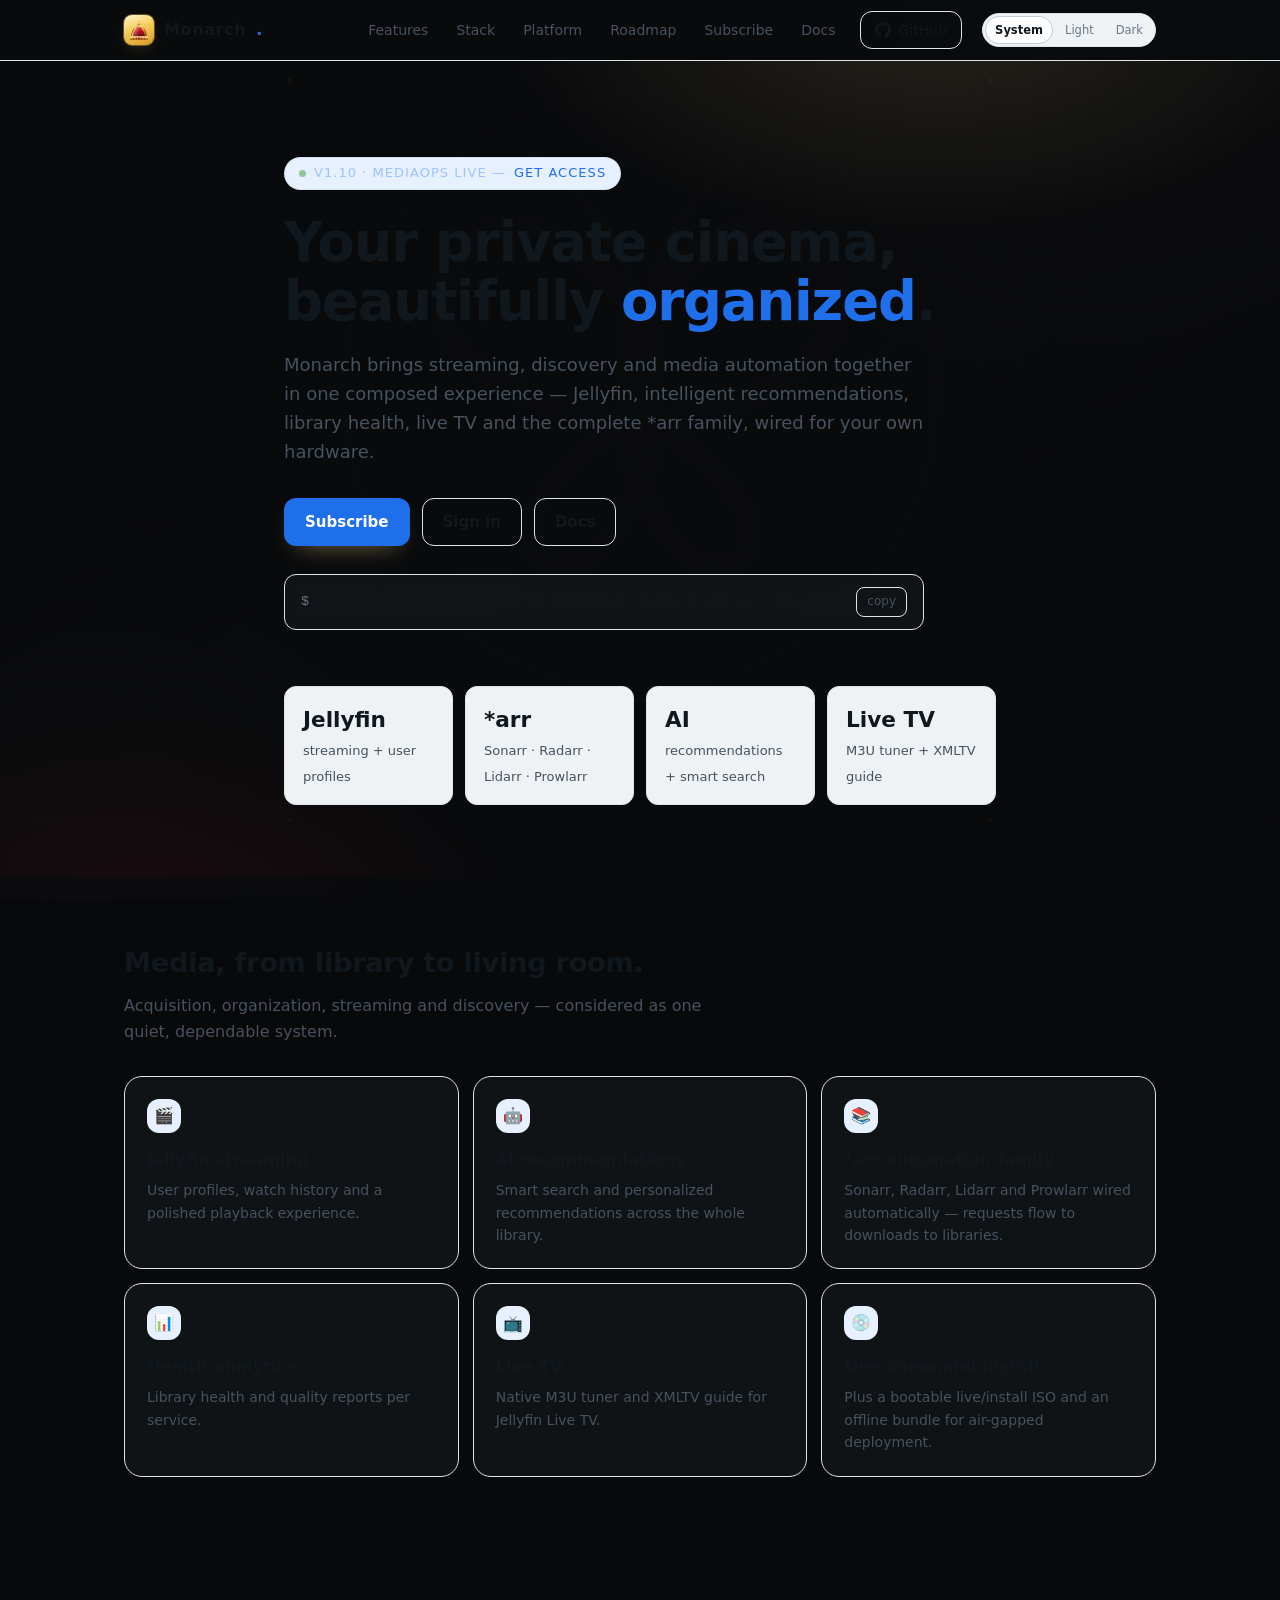
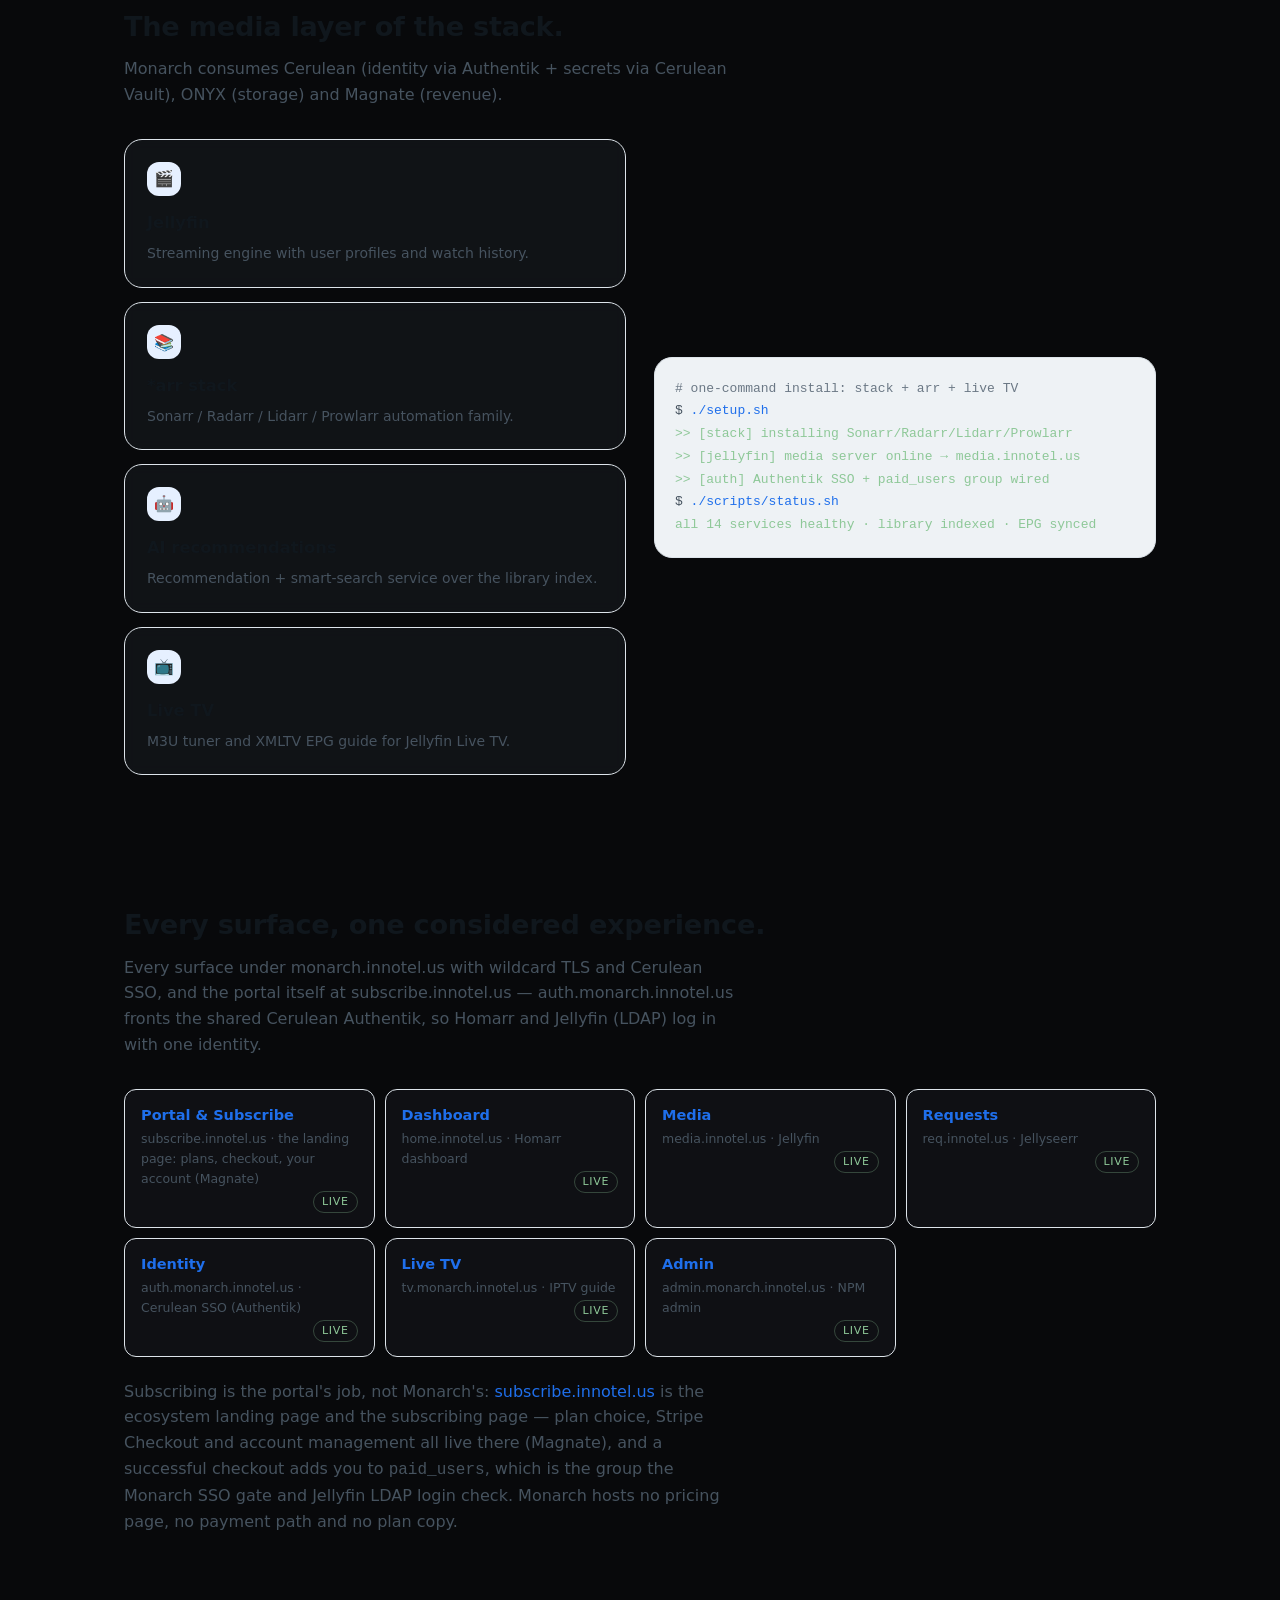
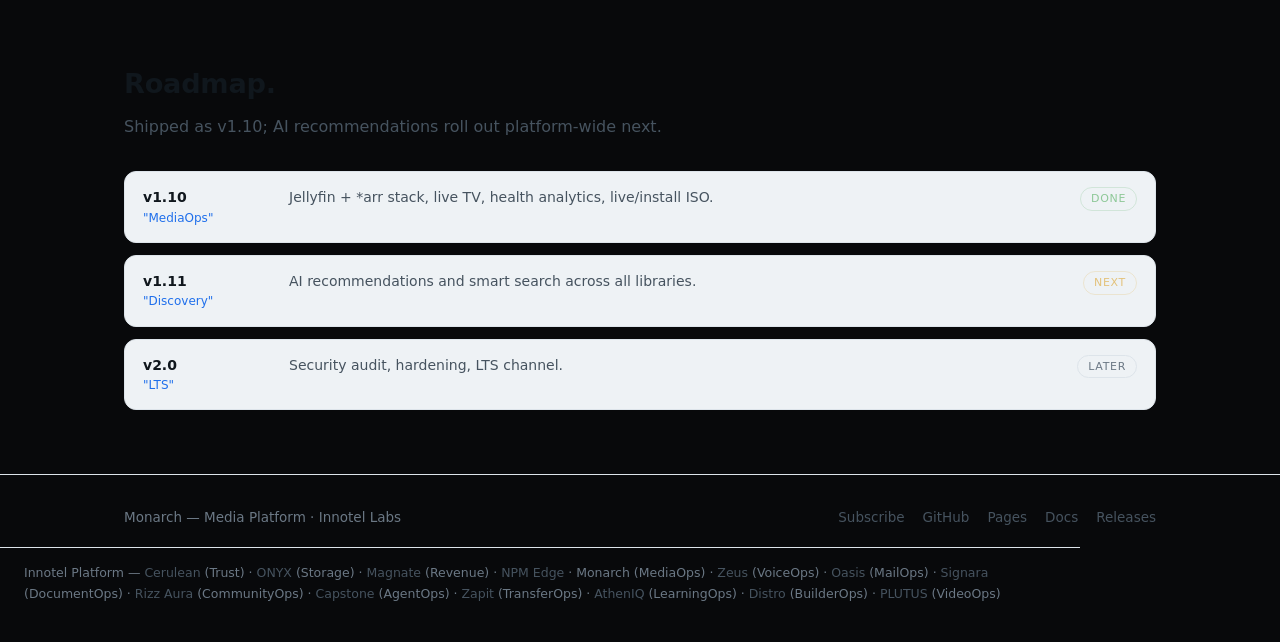
<file: web/landing/index.html>
<!doctype html>
<html lang="en" data-scheme="operations">
<head>
  <meta charset="utf-8">
  <meta name="viewport" content="width=device-width, initial-scale=1">
  <title>Monarch — Media Platform</title>
  <meta name="description" content="Monarch is a self-hosted, Netflix-grade media platform: Jellyfin streaming with user profiles, AI recommendations, the full *arr automation stack, health analytics and live TV.">
  <meta property="og:title" content="Monarch — Media Platform">
  <meta property="og:description" content="Your own Netflix-grade streaming platform — AI recommendations, live TV and the full *arr stack, self-hosted.">
  <meta property="og:type" content="website">
  <link rel="icon" type="image/svg+xml" href="data:image/svg+xml,%3Csvg%20xmlns%3D%22http%3A%2F%2Fwww.w3.org%2F2000%2Fsvg%22%20viewBox%3D%220%200%20128%20128%22%20width%3D%22128%22%20height%3D%22128%22%20role%3D%22img%22%20aria-label%3D%22Monarch%22%3E%20%3Ctitle%3EMonarch%3C%2Ftitle%3E%20%3Cg%20transform%3D%22translate%280%200%29%20scale%281%29%22%3E%20%3Cdefs%3E%20%3ClinearGradient%20id%3D%22gold%22%20x1%3D%220%22%20y1%3D%220%22%20x2%3D%220%22%20y2%3D%221%22%3E%20%3Cstop%20offset%3D%220%22%20stop-color%3D%22%23FFF6CF%22%2F%3E%3Cstop%20offset%3D%22.30%22%20stop-color%3D%22%23F5CC57%22%2F%3E%20%3Cstop%20offset%3D%22.62%22%20stop-color%3D%22%23DCA22C%22%2F%3E%3Cstop%20offset%3D%22.86%22%20stop-color%3D%22%23B5791A%22%2F%3E%20%3Cstop%20offset%3D%221%22%20stop-color%3D%22%238A5511%22%2F%3E%20%3C%2FlinearGradient%3E%20%3ClinearGradient%20id%3D%22goldRim%22%20x1%3D%220%22%20y1%3D%220%22%20x2%3D%221%22%20y2%3D%221%22%3E%20%3Cstop%20offset%3D%220%22%20stop-color%3D%22%23FFF6CF%22%2F%3E%3Cstop%20offset%3D%22.5%22%20stop-color%3D%22%23E7B63F%22%2F%3E%20%3Cstop%20offset%3D%221%22%20stop-color%3D%22%239A6512%22%2F%3E%20%3C%2FlinearGradient%3E%20%3ClinearGradient%20id%3D%22velvet%22%20x1%3D%220%22%20y1%3D%220%22%20x2%3D%220%22%20y2%3D%221%22%3E%20%3Cstop%20offset%3D%220%22%20stop-color%3D%22%23E4404F%22%2F%3E%3Cstop%20offset%3D%22.5%22%20stop-color%3D%22%23B5101F%22%2F%3E%20%3Cstop%20offset%3D%221%22%20stop-color%3D%22%235E0A13%22%2F%3E%20%3C%2FlinearGradient%3E%20%3ClinearGradient%20id%3D%22ruby%22%20x1%3D%220%22%20y1%3D%220%22%20x2%3D%220%22%20y2%3D%221%22%3E%20%3Cstop%20offset%3D%220%22%20stop-color%3D%22%23FF6A78%22%2F%3E%3Cstop%20offset%3D%22.5%22%20stop-color%3D%22%23C11427%22%2F%3E%20%3Cstop%20offset%3D%221%22%20stop-color%3D%22%236E0711%22%2F%3E%20%3C%2FlinearGradient%3E%20%3ClinearGradient%20id%3D%22sheen%22%20x1%3D%220%22%20y1%3D%220%22%20x2%3D%221%22%20y2%3D%221%22%3E%20%3Cstop%20offset%3D%220%22%20stop-color%3D%22%23ffffff%22%20stop-opacity%3D%22.5%22%2F%3E%20%3Cstop%20offset%3D%221%22%20stop-color%3D%22%23ffffff%22%20stop-opacity%3D%220%22%2F%3E%20%3C%2FlinearGradient%3E%20%3C%2Fdefs%3E%20%3C%21--%20velvet%20cap%20--%3E%20%3Cpath%20d%3D%22M23%2099%20C23%2064%2041%2044%2064%2044%20C87%2044%20105%2064%20105%2099%20Z%22%20fill%3D%22url%28%23velvet%29%22%2F%3E%20%3Cpath%20d%3D%22M31%2096%20C33%2069%2047%2054%2061%2049%20L61%2099%20Z%22%20fill%3D%22url%28%23sheen%29%22%2F%3E%20%3C%21--%20arches%20over%20the%20cap%20--%3E%20%3Cpath%20d%3D%22M28%2099%20C32%2063%2048%2048%2063%2038%22%20fill%3D%22none%22%20stroke%3D%22url%28%23goldRim%29%22%20stroke-width%3D%226.5%22%20stroke-linecap%3D%22round%22%2F%3E%20%3Cpath%20d%3D%22M100%2099%20C96%2063%2080%2048%2065%2038%22%20fill%3D%22none%22%20stroke%3D%22url%28%23goldRim%29%22%20stroke-width%3D%226.5%22%20stroke-linecap%3D%22round%22%2F%3E%20%3C%21--%20finial%3A%20orb%20with%20a%20small%20cross%20--%3E%20%3Crect%20x%3D%2262.4%22%20y%3D%2212.6%22%20width%3D%223.2%22%20height%3D%2213%22%20rx%3D%221.6%22%20fill%3D%22url%28%23gold%29%22%2F%3E%20%3Crect%20x%3D%2257.6%22%20y%3D%2216.8%22%20width%3D%2212.8%22%20height%3D%223.2%22%20rx%3D%221.6%22%20fill%3D%22url%28%23gold%29%22%2F%3E%20%3Ccircle%20cx%3D%2264%22%20cy%3D%2230%22%20r%3D%229%22%20fill%3D%22url%28%23gold%29%22%2F%3E%20%3Ccircle%20cx%3D%2261%22%20cy%3D%2227%22%20r%3D%223%22%20fill%3D%22%23FFF6CF%22%20opacity%3D%22.65%22%2F%3E%20%3C%21--%20the%20three%20points%20that%20show%20above%20the%20circlet%20--%3E%20%3Ccircle%20cx%3D%2243%22%20cy%3D%2262%22%20r%3D%224.2%22%20fill%3D%22url%28%23gold%29%22%2F%3E%20%3Ccircle%20cx%3D%2264%22%20cy%3D%2250%22%20r%3D%224.6%22%20fill%3D%22url%28%23gold%29%22%2F%3E%20%3Ccircle%20cx%3D%2285%22%20cy%3D%2262%22%20r%3D%224.2%22%20fill%3D%22url%28%23gold%29%22%2F%3E%20%3C%21--%20circlet%20--%3E%20%3Crect%20x%3D%2214%22%20y%3D%2298%22%20width%3D%22100%22%20height%3D%2218%22%20rx%3D%229%22%20fill%3D%22url%28%23gold%29%22%2F%3E%20%3Crect%20x%3D%2216%22%20y%3D%2299.6%22%20width%3D%2296%22%20height%3D%224.4%22%20rx%3D%222.2%22%20fill%3D%22%23FFF6CF%22%20opacity%3D%22.7%22%2F%3E%20%3Crect%20x%3D%2214%22%20y%3D%22110%22%20width%3D%22100%22%20height%3D%226%22%20rx%3D%223%22%20fill%3D%22%238A5511%22%20opacity%3D%22.45%22%2F%3E%20%3Ccircle%20cx%3D%2221%22%20cy%3D%22107%22%20r%3D%224.6%22%20fill%3D%22url%28%23gold%29%22%2F%3E%20%3Ccircle%20cx%3D%22107%22%20cy%3D%22107%22%20r%3D%224.6%22%20fill%3D%22url%28%23gold%29%22%2F%3E%20%3C%21--%20jewels%20--%3E%20%3Ccircle%20cx%3D%2235%22%20cy%3D%22107%22%20r%3D%224.0%22%20fill%3D%22url%28%23ruby%29%22%2F%3E%20%3Ccircle%20cx%3D%2250%22%20cy%3D%22107%22%20r%3D%225.0%22%20fill%3D%22url%28%23ruby%29%22%2F%3E%20%3Ccircle%20cx%3D%2264%22%20cy%3D%22107%22%20r%3D%226.0%22%20fill%3D%22url%28%23ruby%29%22%2F%3E%20%3Ccircle%20cx%3D%2278%22%20cy%3D%22107%22%20r%3D%225.0%22%20fill%3D%22url%28%23ruby%29%22%2F%3E%20%3Ccircle%20cx%3D%2293%22%20cy%3D%22107%22%20r%3D%224.0%22%20fill%3D%22url%28%23ruby%29%22%2F%3E%20%3Ccircle%20cx%3D%2235%22%20cy%3D%22105.6%22%20r%3D%221.3%22%20fill%3D%22%23FFB3BA%22%20opacity%3D%22.85%22%2F%3E%20%3Ccircle%20cx%3D%2250%22%20cy%3D%22105.4%22%20r%3D%221.6%22%20fill%3D%22%23FFB3BA%22%20opacity%3D%22.85%22%2F%3E%20%3Ccircle%20cx%3D%2264%22%20cy%3D%22105.2%22%20r%3D%221.9%22%20fill%3D%22%23FFB3BA%22%20opacity%3D%22.9%22%2F%3E%20%3Ccircle%20cx%3D%2278%22%20cy%3D%22105.4%22%20r%3D%221.6%22%20fill%3D%22%23FFB3BA%22%20opacity%3D%22.85%22%2F%3E%20%3Ccircle%20cx%3D%2293%22%20cy%3D%22105.6%22%20r%3D%221.3%22%20fill%3D%22%23FFB3BA%22%20opacity%3D%22.85%22%2F%3E%20%3C%2Fg%3E%20%3C%2Fsvg%3E">
  <link rel="apple-touch-icon" href="monarch/monarch-crown.svg">
  <link rel="stylesheet" href="unity-theme.css">
  <script>window.UNITY_DEFAULT_SCHEME = "operations";</script>
  <script src="unity-theme.js"></script>
  <style>:root {
      --p-bg: var(--canvas);
      --p-bg-elevated: var(--surface-muted);
      --p-surface: var(--surface);
      --p-surface-hover: var(--surface-sunken);
      --p-border: var(--line);
      --p-text: var(--ink);
      --p-text-secondary: var(--ink-soft);
      --p-text-muted: var(--ink-faint);
      --p-accent: var(--brand);
      --p-accent-hover: var(--brand-ring);
      --p-accent-tint: var(--brand-soft);
      --p-success: var(--ok);
      --p-warning: var(--attention);
      --p-danger: var(--bad);
      --p-info: var(--info);
      --p-gold: var(--attention);
      --radius-md: var(--radius);
      --ease: cubic-bezier(.2, .8, .2, 1);
    }

    /* ---- Product theme (Monarch landing, modeled on the ONYX outline) ---- */
    

    * { box-sizing: border-box; }

    html { scroll-behavior: smooth; }

    body {
      margin: 0;
      background: var(--p-bg);
      color: var(--p-text);
      font-family: Inter, ui-sans-serif, system-ui, "Segoe UI", Roboto, "Helvetica Neue", sans-serif;
      font-size: 16px;
      line-height: 1.6;
      -webkit-font-smoothing: antialiased;
    }

    ::selection { background: var(--p-accent-tint); }

    a { color: var(--p-accent); text-decoration: none; }
    a:hover { color: var(--p-accent-hover); }

    code, pre {
      font-family: "JetBrains Mono", ui-monospace, SFMono-Regular, Menlo, Consolas, monospace;
    }

    .wrap { max-width: 1080px; margin: 0 auto; padding: 0 24px; }

    /* ---- Top bar --------------------------------------------------------- */
    .topbar {
      position: sticky; top: 0; z-index: 10;
      background: color-mix(in srgb, var(--canvas) 72%, transparent);
      backdrop-filter: blur(24px);
      -webkit-backdrop-filter: blur(24px);
      border-bottom: 1px solid var(--p-border);
    }
    .topbar-inner {
      display: flex; align-items: center; gap: 20px;
      height: 60px;
    }
    .brand {
      display: flex; align-items: center; gap: 10px;
      font-weight: 650; letter-spacing: 0.04em;
      color: var(--p-text);
    }
    .brand:hover { color: var(--p-text); }
    .brand .mark {
      display: block;
      width: 28px; height: 28px;
      object-fit: contain;
    }
    .brand .dot { color: var(--p-accent); }
    .topbar nav { margin-left: auto; display: flex; align-items: center; gap: 4px; }
    .topbar nav a {
      color: var(--p-text-secondary);
      padding: 6px 12px; border-radius: var(--radius-sm);
      font-size: 14px;
      transition: color .15s var(--ease), background .15s var(--ease);
    }
    .topbar nav a:hover { color: var(--p-text); background: var(--p-surface-hover); }
    .topbar .gh {
      display: inline-flex; align-items: center; gap: 8px;
      margin-left: 8px;
      border: 1px solid var(--p-border);
      border-radius: var(--radius-md);
      padding: 7px 14px;
      color: var(--p-text);
      font-size: 14px;
      transition: border-color .15s var(--ease), background .15s var(--ease);
    }
    .topbar .gh:hover { border-color: var(--p-accent); background: var(--p-accent-tint); color: var(--p-text); }

    /* ---- Hero ------------------------------------------------------------ */
    .hero { position: relative; overflow: hidden; padding: 96px 0 72px; }
    .hero::before {
      content: "";
      position: absolute; inset: 0;
      background:
        radial-gradient(600px 320px at 70% -10%, color-mix(in srgb, var(--brand) 13%, transparent), transparent 70%),
        radial-gradient(500px 300px at 15% 110%, color-mix(in srgb, var(--attention) 7%, transparent), transparent 70%);
      pointer-events: none;
    }
    .hero-inner { position: relative; max-width: 760px; }
    .kicker {
      display: inline-flex; align-items: center; gap: 8px;
      font-size: 13px; letter-spacing: 0.08em; text-transform: uppercase;
      color: var(--p-accent-hover);
      background: var(--p-accent-tint);
      border: 1px solid color-mix(in srgb, var(--info) 25%, transparent);
      border-radius: 999px;
      padding: 5px 14px;
      margin: 0 0 24px;
    }
    .kicker .pulse {
      width: 7px; height: 7px; border-radius: 50%;
      background: var(--p-success);
      box-shadow: 0 0 0 0 color-mix(in srgb, var(--ok) 50%, transparent);
      animation: pulse 2.4s var(--ease) infinite;
    }
    @keyframes pulse {
      0% { box-shadow: 0 0 0 0 color-mix(in srgb, var(--ok) 45%, transparent); }
      70% { box-shadow: 0 0 0 9px color-mix(in srgb, var(--ok) 0%, transparent); }
      100% { box-shadow: 0 0 0 0 color-mix(in srgb, var(--ok) 0%, transparent); }
    }
    h1 {
      font-size: clamp(2.2rem, 5.5vw, 3.4rem);
      line-height: 1.08;
      letter-spacing: -0.02em;
      margin: 0 0 20px;
      font-weight: 700;
    }
    h1 .accent { color: var(--p-accent); }
    .lede {
      font-size: 1.125rem;
      color: var(--p-text-secondary);
      max-width: 640px;
      margin: 0 0 32px;
    }
    .cta-row { display: flex; flex-wrap: wrap; gap: 12px; margin-bottom: 28px; }
    .btn {
      display: inline-flex; align-items: center; gap: 8px;
      border-radius: var(--radius-md);
      padding: 11px 20px;
      font-size: 15px; font-weight: 550;
      border: 1px solid transparent;
      cursor: pointer;
      transition: background .15s var(--ease), border-color .15s var(--ease), transform .15s var(--ease);
    }
    .btn-primary { background: var(--p-accent); color: var(--brand-ink); font-weight: 600; }
    .btn-primary:hover { background: var(--p-accent-hover); color: var(--brand-ink); }
    .btn-secondary { border-color: var(--p-border); color: var(--p-text); background: transparent; }
    .btn-secondary:hover { border-color: var(--p-accent); background: var(--p-accent-tint); color: var(--p-text); }
    .quickstart {
      display: flex; align-items: center; gap: 14px;
      background: var(--p-bg-elevated);
      border: 1px solid var(--p-border);
      border-radius: var(--radius-md);
      padding: 12px 16px;
      max-width: 640px;
      font-size: 13.5px;
    }
    .quickstart code { color: var(--p-text); white-space: nowrap; overflow-x: auto; }
    .quickstart code .c { color: var(--p-text-muted); }
    .quickstart .copy {
      margin-left: auto; flex: 0 0 auto;
      background: transparent; border: 1px solid var(--p-border);
      color: var(--p-text-secondary);
      border-radius: var(--radius-sm);
      font: inherit; font-size: 12px;
      padding: 4px 10px; cursor: pointer;
      transition: border-color .15s var(--ease), color .15s var(--ease);
    }
    .quickstart .copy:hover { border-color: var(--p-accent); color: var(--p-text); }
    .quickstart .copy.copied { color: var(--p-success); border-color: var(--p-success); }

    /* ---- Stat strip ------------------------------------------------------ */
    .stats {
      display: grid; grid-template-columns: repeat(auto-fit, minmax(150px, 1fr));
      gap: 12px; margin: 56px 0 0;
    }
    .stat {
      background: var(--p-bg-elevated);
      border: 1px solid var(--p-border);
      border-radius: var(--radius-md);
      padding: 16px 18px;
    }
    .stat b { display: block; font-size: 1.35rem; font-variant-numeric: tabular-nums; }
    .stat span { color: var(--p-text-secondary); font-size: 13px; }

    /* ---- Sections -------------------------------------------------------- */
    section { padding: 64px 0; }
    section h2 {
      font-size: 1.7rem; letter-spacing: -0.01em;
      margin: 0 0 8px;
    }
    section .section-sub { color: var(--p-text-secondary); margin: 0 0 32px; max-width: 620px; }

    .grid { display: grid; gap: 14px; }
    .grid-3 { grid-template-columns: repeat(auto-fit, minmax(280px, 1fr)); }
    .grid-2 { grid-template-columns: repeat(auto-fit, minmax(340px, 1fr)); }

    .card {
      background: var(--p-bg-elevated);
      border: 1px solid var(--p-border);
      border-radius: var(--radius-lg);
      padding: 22px;
      transition: border-color .15s var(--ease), transform .15s var(--ease);
    }
    .card:hover { border-color: var(--brand-ink); }
    .card h3 { margin: 0 0 6px; font-size: 1.02rem; }
    .card p { margin: 0; color: var(--p-text-secondary); font-size: 14px; }
    .card .icon {
      display: inline-flex; align-items: center; justify-content: center;
      width: 34px; height: 34px;
      border-radius: var(--radius-md);
      background: var(--p-accent-tint);
      margin-bottom: 14px;
      font-size: 16px;
    }
    .card ul { margin: 10px 0 0; padding-left: 18px; color: var(--p-text-secondary); font-size: 14px; }
    .card ul li { margin: 3px 0; }
    .card ul li b { color: var(--p-text); font-weight: 600; }

    /* ---- Surfaces table -------------------------------------------------- */
    .surfaces { display: grid; gap: 10px; grid-template-columns: repeat(auto-fit, minmax(240px, 1fr)); }
    .surface {
      display: flex; flex-direction: column; gap: 2px;
      background: var(--p-bg-elevated);
      border: 1px solid var(--p-border);
      border-radius: var(--radius-md);
      padding: 14px 16px;
      transition: border-color .15s var(--ease);
    }
    .surface:hover { border-color: var(--p-accent); }
    .surface b { font-size: 14.5px; }
    .surface small { color: var(--p-text-secondary); font-size: 12.5px; }
    .surface .live {
      margin-left: auto;
      font-size: 11px; letter-spacing: 0.06em; text-transform: uppercase;
      color: var(--p-success);
      border: 1px solid color-mix(in srgb, var(--ok) 30%, transparent);
      border-radius: 999px;
      padding: 1px 8px;
    }

    /* ---- Stack / code ---------------------------------------------------- */
    .split { display: grid; grid-template-columns: 1fr 1fr; gap: 28px; align-items: center; }
    @media (max-width: 900px) { .split { grid-template-columns: 1fr; } }
    pre.terminal {
      margin: 0;
      background: var(--p-bg-elevated);
      border: 1px solid var(--p-border);
      border-radius: var(--radius-lg);
      padding: 20px;
      font-size: 13px;
      line-height: 1.75;
      overflow-x: auto;
      color: var(--p-text-secondary);
    }
    pre.terminal .p { color: var(--p-accent); }
    pre.terminal .o { color: var(--p-text); }
    pre.terminal .ok { color: var(--p-success); }
    pre.terminal .cmt { color: var(--p-text-muted); }

    /* ---- Roadmap --------------------------------------------------------- */
    .roadmap { display: grid; gap: 12px; }
    .mile {
      display: flex; align-items: baseline; gap: 16px;
      border: 1px solid var(--p-border);
      background: var(--p-bg-elevated);
      border-radius: var(--radius-md);
      padding: 14px 18px;
    }
    .mile .tag {
      flex: 0 0 130px;
      font-weight: 650; font-size: 14px;
      color: var(--p-text);
    }
    .mile .tag em {
      font-style: normal; color: var(--p-accent);
      display: block; font-size: 12px; font-weight: 500;
    }
    .mile p { margin: 0; color: var(--p-text-secondary); font-size: 14px; }
    .mile .state {
      margin-left: auto; flex: 0 0 auto;
      font-size: 11px; letter-spacing: 0.06em; text-transform: uppercase;
      border-radius: 999px; padding: 2px 10px;
    }
    .mile .state.done { color: var(--p-success); border: 1px solid color-mix(in srgb, var(--ok) 30%, transparent); }
    .mile .state.next { color: var(--p-warning); border: 1px solid color-mix(in srgb, var(--attention) 30%, transparent); }
    .mile .state.later { color: var(--p-text-muted); border: 1px solid var(--p-border); }

    /* ---- Footer ----------------------------------------------------------- */
    footer {
      border-top: 1px solid var(--p-border);
      padding: 32px 0 40px;
      color: var(--p-text-muted);
      font-size: 13.5px;
    }
    .foot-inner {
      display: flex; flex-wrap: wrap; gap: 16px; align-items: center;
      justify-content: space-between;
    }
    footer a { color: var(--p-text-secondary); }
    footer a:hover { color: var(--p-text); }
    .foot-links { display: flex; gap: 18px; flex-wrap: wrap; }
    .foot-credits {
      margin: 18px 0 0; padding-top: 14px;
      border-top: 1px solid var(--p-border);
      font-size: 12.5px; line-height: 1.7;
    }

    @media (prefers-reduced-motion: reduce) {
      *, *::before, *::after { animation: none !important; transition: none !important; }
      html { scroll-behavior: auto; }
    }
    /* ══ Monarch brand — obsidian, champagne, velvet ═══════════════════════
       This page shipped on the shared "operations" scheme (violet #5f3fe6),
       which is not the platform's colour. Everything below is scoped to this
       page and keyed off html[data-scheme] so it wins over unity-theme.css in
       both modes — the shared file stays untouched, other products use it. */
    html[data-scheme],
    html[data-scheme="operations"] {
      --canvas: #0a0b0d;
      --surface: #14161a;
      --surface-muted: #1a1d22;
      --surface-sunken: #101215;
      --line: #262a30;
      --line-strong: #3b414a;
      --ink: #f6f1e6;
      --ink-soft: #d2c9b7;
      --ink-faint: #9c9384;
      --brand: #e3c27b;
      --brand-soft: #241f16;
      --brand-ink: #14110b;
      --brand-ring: #f5dca6;
      --ok: #8ec898;
      --info: #93bcd9;
      --bad: #e07a82;
      --attention: #e3c27b;
      --attention-soft: #241f16;
      --shadow-card: 0 1px 2px rgb(0 0 0 / 45%), 0 18px 40px -22px rgb(0 0 0 / 75%);
      --shadow-pop: 0 18px 44px -18px rgb(0 0 0 / 70%);
    }
    /* The backdrop travels with the page: one SVG, no second origin. */
    html[data-scheme] body {
      background:
        linear-gradient(180deg, rgb(8 9 11 / 90%), rgb(8 9 11 / 96%)),
        url("monarch/monarch-background.svg") center / cover no-repeat fixed,
        #08090b;
    }
    /* The crest on a champagne plate, the way the app icons wear it. */
    .brand .mark {
      width: 30px; height: 30px; padding: 3px; border-radius: 8px;
      background: linear-gradient(160deg, #fff6cf, #f5cc57 45%, #d69a2b);
      box-shadow: 0 0 0 1px rgb(245 204 87 / 35%), 0 6px 18px -8px rgb(245 204 87 / 45%);
    }
    .topbar {
      background: rgb(10 11 13 / 82%);
      backdrop-filter: blur(10px);
      border-bottom: 1px solid var(--line);
    }
    .hero::before {
      background:
        radial-gradient(620px 340px at 72% -8%, rgb(227 194 123 / 14%), transparent 70%),
        radial-gradient(520px 320px at 12% 108%, rgb(181 16 31 / 10%), transparent 70%);
    }
    .btn-primary { box-shadow: 0 10px 26px -14px rgb(227 194 123 / 70%); }
    .card, .quickstart {
      background: rgb(20 22 26 / 78%);
      backdrop-filter: blur(6px);
      border-color: var(--line);
    }
    .card:hover { border-color: rgb(227 194 123 / 55%); }
    .surface { background: rgb(20 22 26 / 62%); border-color: var(--line); }
    .surface:hover { border-color: rgb(227 194 123 / 50%); }
  </style>
</head>
<body>
  <header class="topbar">
    <div class="wrap topbar-inner">
      <a class="brand" href="#">
        <img class="mark" src="monarch/monarch-crown.svg" alt="" width="28" height="28">
        Monarch<span class="dot">.</span>
      </a>
      <nav aria-label="Main">
        <a href="#features">Features</a>
        <a href="#stack">Stack</a>
        <a href="#platform">Platform</a>
        <a href="#roadmap">Roadmap</a>
        <a href="https://subscribe.innotel.us">Subscribe</a>
        <a href="https://github.com/innotelinc/monarch/tree/main/docs">Docs</a>
        <a class="gh" href="https://github.com/innotelinc/monarch">
          <svg width="16" height="16" viewBox="0 0 16 16" fill="currentColor" aria-hidden="true"><path d="M8 0C3.58 0 0 3.58 0 8c0 3.54 2.29 6.53 5.47 7.59.4.07.55-.17.55-.38 0-.19-.01-.82-.01-1.49-2.01.37-2.53-.49-2.69-.94-.09-.23-.48-.94-.82-1.13-.28-.15-.68-.52-.01-.53.63-.01 1.08.58 1.23.82.72 1.21 1.87.87 2.33.66.07-.52.28-.87.51-1.07-1.78-.2-3.64-.89-3.64-3.95 0-.87.31-1.59.82-2.15-.08-.2-.36-1.02.08-2.12 0 0 .67-.21 2.2.82.64-.18 1.32-.27 2-.27s1.36.09 2 .27c1.53-1.04 2.2-.82 2.2-.82.44 1.1.16 1.92.08 2.12.51.56.82 1.27.82 2.15 0 3.07-1.87 3.75-3.65 3.95.29.25.54.73.54 1.48 0 1.07-.01 1.93-.01 2.2 0 .21.15.46.55.38A8.01 8.01 0 0 0 16 8c0-4.42-3.58-8-8-8z"/></svg>
          GitHub
        </a>
      </nav>
        <div class="ot-theme" role="group" aria-label="Colour theme" data-unity-switch><button type="button" data-theme-mode="system" aria-pressed="false">System</button><button type="button" data-theme-mode="light" aria-pressed="false">Light</button><button type="button" data-theme-mode="dark" aria-pressed="false">Dark</button></div>
    </div>
  </header>

  <main>
    <!-- Hero -->
    <div class="hero">
      <div class="wrap hero-inner">
        <p class="kicker"><span class="pulse" aria-hidden="true"></span> v1.10 · MediaOps live — <a href="https://subscribe.innotel.us">get access</a></p>
        <h1>Your private cinema,<br>beautifully <span class="accent">organized</span>.</h1>
        <p class="lede">Monarch brings streaming, discovery and media automation together in one composed experience — Jellyfin, intelligent recommendations, library health, live TV and the complete *arr family, wired for your own hardware.</p>
        <div class="cta-row">
          <a class="btn btn-primary" href="https://subscribe.innotel.us">Subscribe</a>
          <a class="btn btn-secondary" href="https://home.innotel.us">Sign in</a>
          <a class="btn btn-secondary" href="https://github.com/innotelinc/monarch/tree/main/docs">Docs</a>
        </div>
        <div class="quickstart">
          <code><span class="c">$</span> git clone https://github.com/innotelinc/monarch.git && cd monarch && cp .env.sample .env && ./setup.sh</code>
          <button class="copy" id="copy-btn" type="button" aria-label="Copy quick start command">copy</button>
        </div>
        <div class="stats">
          <div class="stat"><b>Jellyfin</b><span>streaming + user profiles</span></div><div class="stat"><b>*arr</b><span>Sonarr · Radarr · Lidarr · Prowlarr</span></div><div class="stat"><b>AI</b><span>recommendations + smart search</span></div><div class="stat"><b>Live TV</b><span>M3U tuner + XMLTV guide</span></div>
        </div>
      </div>
    </div>

    <!-- Features -->
    <section id="features">
      <div class="wrap">
        <h2>Media, from library to living room<span class="accent">.</span></h2>
        <p class="section-sub">Acquisition, organization, streaming and discovery — considered as one quiet, dependable system.</p>
        <div class="grid grid-3">
          <div class="card"><span class="icon" aria-hidden="true">🎬</span><h3>Jellyfin streaming</h3><p>User profiles, watch history and a polished playback experience.</p></div><div class="card"><span class="icon" aria-hidden="true">🤖</span><h3>AI recommendations</h3><p>Smart search and personalized recommendations across the whole library.</p></div><div class="card"><span class="icon" aria-hidden="true">📚</span><h3>*arr automation family</h3><p>Sonarr, Radarr, Lidarr and Prowlarr wired automatically — requests flow to downloads to libraries.</p></div><div class="card"><span class="icon" aria-hidden="true">📊</span><h3>Health analytics</h3><p>Library health and quality reports per service.</p></div><div class="card"><span class="icon" aria-hidden="true">📺</span><h3>Live TV</h3><p>Native M3U tuner and XMLTV guide for Jellyfin Live TV.</p></div><div class="card"><span class="icon" aria-hidden="true">💿</span><h3>One-command install</h3><p>Plus a bootable live/install ISO and an offline bundle for air-gapped deployment.</p></div>
        </div>
      </div>
    </section>

    <!-- Stack -->
    <section id="stack">
      <div class="wrap">
        <h2>The media layer of the stack<span class="accent">.</span></h2>
        <p class="section-sub">Monarch consumes Cerulean (identity via Authentik + secrets via Cerulean Vault), ONYX (storage) and Magnate (revenue).</p>
        <div class="split">
          <div>
            <div class="grid" style="gap:14px">
              <div class="card"><span class="icon" aria-hidden="true">🎬</span><h3>Jellyfin</h3><p>Streaming engine with user profiles and watch history.</p></div><div class="card"><span class="icon" aria-hidden="true">📚</span><h3>*arr stack</h3><p>Sonarr / Radarr / Lidarr / Prowlarr automation family.</p></div><div class="card"><span class="icon" aria-hidden="true">🤖</span><h3>AI recommendations</h3><p>Recommendation + smart-search service over the library index.</p></div><div class="card"><span class="icon" aria-hidden="true">📺</span><h3>Live TV</h3><p>M3U tuner and XMLTV EPG guide for Jellyfin Live TV.</p></div>
            </div>
          </div>
          <pre class="terminal"><span class="cmt"># one-command install: stack + arr + live TV</span>
$ <span class="p">./setup.sh</span>
<span class="ok">>> [stack] installing Sonarr/Radarr/Lidarr/Prowlarr</span>
<span class="ok">>> [jellyfin] media server online → media.innotel.us</span>
<span class="ok">>> [auth] Authentik SSO + paid_users group wired</span>
$ <span class="p">./scripts/status.sh</span>
<span class="ok">all 14 services healthy · library indexed · EPG synced</span></pre>
        </div>
      </div>
    </section>

    <!-- Platform surfaces -->
    <section id="platform">
      <div class="wrap">
        <h2>Every surface, one considered experience<span class="accent">.</span></h2>
        <p class="section-sub">Every surface under monarch.innotel.us with wildcard TLS and Cerulean SSO, and the portal itself at subscribe.innotel.us — auth.monarch.innotel.us fronts the shared Cerulean Authentik, so Homarr and Jellyfin (LDAP) log in with one identity.</p>
        <div class="surfaces">
          <a class="surface" href="https://subscribe.innotel.us"><b>Portal &amp; Subscribe</b><small>subscribe.innotel.us · the landing page: plans, checkout, your account (Magnate)</small><span class="live">live</span></a><a class="surface" href="https://home.innotel.us"><b>Dashboard</b><small>home.innotel.us · Homarr dashboard</small><span class="live">live</span></a><a class="surface" href="https://media.innotel.us"><b>Media</b><small>media.innotel.us · Jellyfin</small><span class="live">live</span></a><a class="surface" href="https://req.innotel.us"><b>Requests</b><small>req.innotel.us · Jellyseerr</small><span class="live">live</span></a><a class="surface" href="https://auth.monarch.innotel.us"><b>Identity</b><small>auth.monarch.innotel.us · Cerulean SSO (Authentik)</small><span class="live">live</span></a><a class="surface" href="https://tv.monarch.innotel.us"><b>Live TV</b><small>tv.monarch.innotel.us · IPTV guide</small><span class="live">live</span></a><a class="surface" href="https://admin.monarch.innotel.us"><b>Admin</b><small>admin.monarch.innotel.us · NPM admin</small><span class="live">live</span></a>
        </div>
        <p class="section-sub" style="margin:22px 0 0">Subscribing is the portal's job, not Monarch's: <a href="https://subscribe.innotel.us">subscribe.innotel.us</a> is the ecosystem landing page and the subscribing page — plan choice, Stripe Checkout and account management all live there (Magnate), and a successful checkout adds you to <code>paid_users</code>, which is the group the Monarch SSO gate and Jellyfin LDAP login check. Monarch hosts no pricing page, no payment path and no plan copy.</p>
      </div>
    </section>

    <!-- Roadmap -->
    <section id="roadmap">
      <div class="wrap">
        <h2>Roadmap<span class="accent">.</span></h2>
        <p class="section-sub">Shipped as v1.10; AI recommendations roll out platform-wide next.</p>
        <div class="roadmap">
          <div class="mile"><span class="tag">v1.10 <em>"MediaOps"</em></span><p>Jellyfin + *arr stack, live TV, health analytics, live/install ISO.</p><span class="state done">done</span></div><div class="mile"><span class="tag">v1.11 <em>"Discovery"</em></span><p>AI recommendations and smart search across all libraries.</p><span class="state next">next</span></div><div class="mile"><span class="tag">v2.0 <em>"LTS"</em></span><p>Security audit, hardening, LTS channel.</p><span class="state later">later</span></div>
        </div>
      </div>
    </section>
  </main>

  <footer>
    <div class="wrap foot-inner">
      <span>Monarch — Media Platform · Innotel Labs</span>
      <span class="foot-links">
        <a href="https://subscribe.innotel.us">Subscribe</a>
        <a href="https://github.com/innotelinc/monarch">GitHub</a>
        <a href="https://innotelinc.github.io/monarch">Pages</a>
        <a href="https://github.com/innotelinc/monarch/tree/main/docs">Docs</a>
        <a href="https://github.com/innotelinc/monarch/releases">Releases</a>
      </span>
    </div>
    <p class="foot-credits wrap">Innotel Platform — <a href="https://innotelinc.github.io/cerulean/">Cerulean</a> (Trust) · <a href="https://innotelinc.github.io/onyx/">ONYX</a> (Storage) · <a href="https://innotelinc.github.io/magnate/">Magnate</a> (Revenue) · <a href="https://github.com/innotelinc/npm">NPM Edge</a> · Monarch (MediaOps) · <a href="https://innotelinc.github.io/zeus/">Zeus</a> (VoiceOps) · <a href="https://innotelinc.github.io/oasis/">Oasis</a> (MailOps) · <a href="https://innotelinc.github.io/signara/">Signara</a> (DocumentOps) · <a href="https://innotelinc.github.io/rizzaura/">Rizz Aura</a> (CommunityOps) · <a href="https://innotelinc.github.io/capstone/">Capstone</a> (AgentOps) · <a href="https://innotelinc.github.io/zapit/">Zapit</a> (TransferOps) · <a href="https://innotelinc.github.io/atheniq/">AthenIQ</a> (LearningOps) · <a href="https://innotelinc.github.io/distro/">Distro</a> (BuilderOps) · <a href="https://innotelinc.github.io/plutus/">PLUTUS</a> (VideoOps)</p>
  </footer>

  <script>
    // Copy-to-clipboard for the quick-start one-liner (progressive enhancement).
    document.getElementById('copy-btn').addEventListener('click', function () {
      var cmd = 'git clone https://github.com/innotelinc/monarch.git && cd monarch && cp .env.sample .env && ./setup.sh';
      var self = this;
      function done() {
        self.textContent = 'copied';
        self.classList.add('copied');
        setTimeout(function () {
          self.textContent = 'copy';
          self.classList.remove('copied');
        }, 2000);
      }
      if (navigator.clipboard && navigator.clipboard.writeText) {
        navigator.clipboard.writeText(cmd).then(done, done);
      } else {
        done();
      }
    });
  </script>
  <script>(function(){
  var api=window.UnityTheme||window.OntrakTheme;if(!api)return;
  function paint(){var now=api.mode();var all=document.querySelectorAll('[data-theme-mode]');
    for(var i=0;i<all.length;i++){all[i].setAttribute('aria-pressed',String(all[i].getAttribute('data-theme-mode')===now));}}
  var buttons=document.querySelectorAll('[data-theme-mode]');
  for(var i=0;i<buttons.length;i++){buttons[i].addEventListener('click',function(){api.setMode(this.getAttribute('data-theme-mode'));});}
  window.addEventListener('unity:theme',paint);window.addEventListener('ontrak:theme',paint);paint();
})();</script>
</body>
</html>
</file>
<file: web/landing/unity-theme.css>
/*
 * ═══════════════════════════════════════════════════════════════════════════
 * UNITY — the shared theme.  THE canonical copy.
 * ═══════════════════════════════════════════════════════════════════════════
 *
 * One theme for every Innotel project, not just the OnTrak ones. `theme/README.md`
 * is the adoption guide for a new project; this file is the palette.
 *
 * Every product ships a byte-identical copy of this file (each app is built from its
 * own directory, so a file outside the build context cannot be imported).
 * `theme/tests/test_theme_copies.py` fails if any copy drifts, which is what stops
 * "one palette" from becoming five opinions over six months.
 *
 * ── Two names worth keeping apart ──────────────────────────────────────────
 *
 *   **Unity** (this)   the theme: three schemes, two modes, one vocabulary.
 *   **OnTrak Unity**  the portal that is one of the things wearing it. The theme
 *                     came first and the product took its name, which is the
 *                     direction that causes no trouble.
 *
 * ── What is here, and why it is shaped this way ────────────────────────────
 *
 * THREE SCHEMES, TWO MODES, ONE VOCABULARY.
 *
 *   scheme "desk"        the training range and the service desk — the violet
 *                        family that Tix and OnTrak IT Support Training already
 *                        use, so those two apps change least.
 *   scheme "operations"  the operations consoles — the graphite-and-blue family
 *                        that OnTrak Sync and the Unity portal already use.
 *   scheme "soc"         the security-operations console — the navy-and-cyan
 *                        family Sentinel wears, in the visual language of the
 *                        open-source SIEM consoles.
 *
 *   mode "light" / "dark" applies to all three, and `system` follows the machine.
 *
 * A product picks its default scheme; the person can override either axis, and the
 * choice is remembered per browser. That is the whole point of the exercise: the
 * same page should be readable in a bright office and at 3am, and an operator who
 * has learned one product's colours should not have to relearn them in the next.
 *
 * The vocabulary is deliberately semantic — `--surface`, `--ink-faint`,
 * `--attention` — and never visual. A class that says what a thing *is* (a
 * finding, an outage, an SLA breach) cannot quietly pick a new colour, and
 * `--unknown` exists as its own token because a check that never ran must never be
 * painted the same as a check that passed.
 *
 * Usage: set `data-scheme` and `data-mode` on <html> (see unity-theme.js), then use
 * the tokens. No component should name a raw colour.
 */

/* ══ scheme: desk — light ═══════════════════════════════════════════════════ */
:root {
  color-scheme: light;

  --canvas: #f7f6fb;
  --surface: #ffffff;
  --surface-muted: #f1effa;
  --surface-sunken: #ebe7f6;
  --line: #e4e0f0;
  --line-strong: #cec8e3;

  --ink: #191430;
  --ink-soft: #4b4468;
  --ink-faint: #6d6789;

  --brand: #5f3fe6;
  --brand-soft: #ece8ff;
  --brand-ink: #ffffff;
  --brand-ring: #b9a8f7;

  --ok: #146c2e;
  --ok-soft: #e4f6e8;
  --info: #1360a8;
  --info-soft: #e5f0fb;
  --bad: #b3261e;
  --bad-soft: #fdeceb;
  --attention: #8a5a00;
  --attention-soft: #fdf3dd;
  --unknown: #6b6b76;
  --unknown-soft: #efeff3;

  /* The four products' identifying colours. A tone is a *label*, never the only
     signal: every tile also carries the product's name in text. */
  --tone-its: #4d6b00;
  --tone-tix: #0a5c9e;
  --tone-sentinel: #b0246a;
  --tone-sync: #05685e;

  --shadow-card: 0 1px 2px rgb(25 20 48 / 5%), 0 10px 30px -14px rgb(25 20 48 / 18%);
  --shadow-pop: 0 8px 28px -8px rgb(25 20 48 / 26%);

  --radius-sm: 8px;
  --radius: 12px;
  --radius-lg: 18px;
  --radius-pill: 999px;

  --font-sans: -apple-system, BlinkMacSystemFont, "Segoe UI", Roboto, Helvetica, Arial, sans-serif;
  --font-display: var(--font-sans);
  --mono: ui-monospace, SFMono-Regular, "SF Mono", Menlo, Consolas, monospace;

  --space-1: 4px;
  --space-2: 8px;
  --space-3: 12px;
  --space-4: 16px;
  --space-5: 22px;
  --space-6: 32px;
}

/* ══ scheme: desk — dark ════════════════════════════════════════════════════ */
@media (prefers-color-scheme: dark) {
  :root:not([data-mode="light"]) {
    color-scheme: dark;

    --canvas: #100c22;
    --surface: #1a1433;
    --surface-muted: #221a40;
    --surface-sunken: #151029;
    --line: #332a55;
    --line-strong: #453a6e;

    --ink: #f5f3ff;
    --ink-soft: #c3bce0;
    --ink-faint: #9a92bd;

    --brand: #9b83ff;
    --brand-soft: #2a2154;
    --brand-ink: #14102a;
    --brand-ring: #5b46a8;

    --ok: #5ed37a;
    --ok-soft: #16301f;
    --info: #6cc0ff;
    --info-soft: #152a3f;
    --bad: #ff8a80;
    --bad-soft: #34191a;
    --attention: #ffc157;
    --attention-soft: #33260f;
    --unknown: #8f87b3;
    --unknown-soft: #241e42;

    --tone-its: #b4e85c;
    --tone-tix: #6cc0ff;
    --tone-sentinel: #ff7cb4;
    --tone-sync: #3fd3c1;

    --shadow-card: 0 1px 2px rgb(0 0 0 / 30%), 0 12px 32px -14px rgb(0 0 0 / 60%);
    --shadow-pop: 0 10px 34px -8px rgb(0 0 0 / 66%);
  }
}

/* The same thing, asked for explicitly. A person who picks "dark" gets dark on a
   machine that prefers light, which is the entire reason the toggle exists. */
:root[data-mode="dark"] {
  color-scheme: dark;

  --canvas: #100c22;
  --surface: #1a1433;
  --surface-muted: #221a40;
  --surface-sunken: #151029;
  --line: #332a55;
  --line-strong: #453a6e;

  --ink: #f5f3ff;
  --ink-soft: #c3bce0;
  --ink-faint: #9a92bd;

  --brand: #9b83ff;
  --brand-soft: #2a2154;
  --brand-ink: #14102a;
  --brand-ring: #5b46a8;

  --ok: #5ed37a;
  --ok-soft: #16301f;
  --info: #6cc0ff;
  --info-soft: #152a3f;
  --bad: #ff8a80;
  --bad-soft: #34191a;
  --attention: #ffc157;
  --attention-soft: #33260f;
  --unknown: #8f87b3;
  --unknown-soft: #241e42;

  --tone-its: #b4e85c;
  --tone-tix: #6cc0ff;
  --tone-sentinel: #ff7cb4;
  --tone-sync: #3fd3c1;

  --shadow-card: 0 1px 2px rgb(0 0 0 / 30%), 0 12px 32px -14px rgb(0 0 0 / 60%);
  --shadow-pop: 0 10px 34px -8px rgb(0 0 0 / 66%);
}

/* ══ scheme: operations — light (graphite neutrals, blue brand) ════════════ */
:root[data-scheme="operations"] {
  color-scheme: light;

  --canvas: #f4f6f8;
  --surface: #ffffff;
  --surface-muted: #eef2f5;
  --surface-sunken: #e6ebef;
  --line: #dde4ea;
  --line-strong: #c2ccd6;

  --ink: #10171d;
  --ink-soft: #46535f;
  --ink-faint: #6b7885;

  --brand: #1f6feb;
  --brand-soft: #e6f0ff;
  --brand-ink: #ffffff;
  --brand-ring: #9dc2ff;

  --tone-its: #3f6212;
  --tone-tix: #1f6feb;
  --tone-sentinel: #9d174d;
  --tone-sync: #0f766e;

  --shadow-card: 0 1px 2px rgb(16 23 29 / 5%), 0 10px 30px -14px rgb(16 23 29 / 18%);
}

/* ══ scheme: operations — dark ═════════════════════════════════════════════ */
:root[data-scheme="operations"][data-mode="dark"] {
  color-scheme: dark;

  --canvas: #0b1015;
  --surface: #121a22;
  --surface-muted: #17212b;
  --surface-sunken: #0e151c;
  --line: #1e2a35;
  --line-strong: #2b3a48;

  --ink: #e6edf3;
  --ink-soft: #a9b8c6;
  --ink-faint: #78899a;

  --brand: #2f81f7;
  --brand-soft: #16243a;
  --brand-ink: #ffffff;
  --brand-ring: #1f4468;

  --ok: #3fb950;
  --ok-soft: #12261a;
  --info: #58a6ff;
  --info-soft: #14202e;
  --bad: #f85149;
  --bad-soft: #2d1615;
  --attention: #d29922;
  --attention-soft: #2a2110;
  --unknown: #8b949e;
  --unknown-soft: #1a222b;

  --tone-its: #7ee787;
  --tone-tix: #79c0ff;
  --tone-sentinel: #ff7b72;
  --tone-sync: #56d4dd;

  --shadow-card: 0 1px 2px rgb(0 0 0 / 34%), 0 12px 32px -14px rgb(0 0 0 / 62%);
}

@media (prefers-color-scheme: dark) {
  :root[data-scheme="operations"]:not([data-mode="light"]) {
    color-scheme: dark;

    --canvas: #0b1015;
    --surface: #121a22;
    --surface-muted: #17212b;
    --surface-sunken: #0e151c;
    --line: #1e2a35;
    --line-strong: #2b3a48;

    --ink: #e6edf3;
    --ink-soft: #a9b8c6;
    --ink-faint: #78899a;

    --brand: #2f81f7;
    --brand-soft: #16243a;
    --brand-ink: #ffffff;
    --brand-ring: #1f4468;

    --ok: #3fb950;
    --ok-soft: #12261a;
    --info: #58a6ff;
    --info-soft: #14202e;
    --bad: #f85149;
    --bad-soft: #2d1615;
    --attention: #d29922;
    --attention-soft: #2a2110;
    --unknown: #8b949e;
    --unknown-soft: #1a222b;

    --tone-its: #7ee787;
    --tone-tix: #79c0ff;
    --tone-sentinel: #ff7b72;
    --tone-sync: #56d4dd;

    --shadow-card: 0 1px 2px rgb(0 0 0 / 34%), 0 12px 32px -14px rgb(0 0 0 / 62%);
  }
}

/* ══ scheme: soc — light (cool neutrals, cyan brand) ══════════════════════
 * The security-operations console's own scheme: Sentinel. Deep navy in the dark,
 * a cool near-white in the light, and a cyan brand that means "this is the SOC"
 * the way violet means the desk and blue means operations. Modelled on the
 * open-source SIEM consoles (UTMStack and its neighbours), which is the visual
 * language somebody who works a security queue already reads without being told.
 */
:root[data-scheme="soc"] {
  color-scheme: light;

  --canvas: #f2f5f9;
  --surface: #ffffff;
  --surface-muted: #e9eff6;
  --surface-sunken: #dfe8f2;
  --line: #d3dfeb;
  --line-strong: #b3c4d6;

  --ink: #071a2b;
  --ink-soft: #37506a;
  --ink-faint: #5d7691;

  --brand: #0f6fd1;
  --brand-soft: #e0edfb;
  --brand-ink: #ffffff;
  --brand-ring: #93c0ea;

  --ok: #0d6b46;
  --ok-soft: #e2f5eb;
  --info: #0f6fd1;
  --info-soft: #e0edfb;
  --bad: #b3252b;
  --bad-soft: #fdeaea;
  --attention: #8a5a00;
  --attention-soft: #fdf2da;
  --unknown: #64748b;
  --unknown-soft: #edf1f6;

  --tone-its: #4d6b00;
  --tone-tix: #0f6fd1;
  --tone-sentinel: #0e7f9c;
  --tone-sync: #0f766e;

  --shadow-card: 0 1px 2px rgb(7 26 43 / 5%), 0 10px 30px -14px rgb(7 26 43 / 18%);
}

/* ══ scheme: soc — dark (near-black navy, cyan) ═══════════════════════════ */
:root[data-scheme="soc"][data-mode="dark"] {
  color-scheme: dark;

  --canvas: #04080f;
  --surface: #0a1420;
  --surface-muted: #0f1c2b;
  --surface-sunken: #060d17;
  --line: #16273a;
  --line-strong: #23405c;

  --ink: #e6f2fb;
  --ink-soft: #a6c1d8;
  --ink-faint: #7590aa;

  --brand: #22c7e0;
  --brand-soft: #0a2c36;
  --brand-ink: #04161d;
  --brand-ring: #17788c;

  --ok: #3ad77f;
  --ok-soft: #0d2a1b;
  --info: #4cc6ff;
  --info-soft: #0c2437;
  --bad: #ff5f6d;
  --bad-soft: #33141a;
  --attention: #ffbb4d;
  --attention-soft: #33260f;
  --unknown: #7b93ad;
  --unknown-soft: #131f2c;

  --tone-its: #7ee787;
  --tone-tix: #6cb6ff;
  --tone-sentinel: #4fd0e8;
  --tone-sync: #56d4dd;

  --shadow-card: 0 1px 2px rgb(0 0 0 / 40%), 0 14px 34px -14px rgb(0 0 0 / 70%);
  --shadow-pop: 0 10px 34px -8px rgb(0 0 0 / 70%);
}

@media (prefers-color-scheme: dark) {
  :root[data-scheme="soc"]:not([data-mode="light"]) {
    color-scheme: dark;

    --canvas: #04080f;
    --surface: #0a1420;
    --surface-muted: #0f1c2b;
    --surface-sunken: #060d17;
    --line: #16273a;
    --line-strong: #23405c;

    --ink: #e6f2fb;
    --ink-soft: #a6c1d8;
    --ink-faint: #7590aa;

    --brand: #22c7e0;
    --brand-soft: #0a2c36;
    --brand-ink: #04161d;
    --brand-ring: #17788c;

    --ok: #3ad77f;
    --ok-soft: #0d2a1b;
    --info: #4cc6ff;
    --info-soft: #0c2437;
    --bad: #ff5f6d;
    --bad-soft: #33141a;
    --attention: #ffbb4d;
    --attention-soft: #33260f;
    --unknown: #7b93ad;
    --unknown-soft: #131f2c;

    --tone-its: #7ee787;
    --tone-tix: #6cb6ff;
    --tone-sentinel: #4fd0e8;
    --tone-sync: #56d4dd;

    --shadow-card: 0 1px 2px rgb(0 0 0 / 40%), 0 14px 34px -14px rgb(0 0 0 / 70%);
    --shadow-pop: 0 10px 34px -8px rgb(0 0 0 / 70%);
  }
}

/* ══ the shared primitives ═════════════════════════════════════════════════
 * Small, opinionated, and the same in every product: a surface, a button, a field,
 * a pill and a table. Everything else is a product's own layout, built out of
 * these, so two apps cannot drift in ways nobody notices until somebody has to
 * use both.
 */

.ot-surface {
  background: var(--surface);
  border: 1px solid var(--line);
  border-radius: var(--radius);
}

.ot-panel {
  background: var(--surface);
  border: 1px solid var(--line);
  border-radius: var(--radius);
  box-shadow: var(--shadow-card);
  overflow: hidden;
}

.ot-panel > header {
  display: flex;
  align-items: center;
  justify-content: space-between;
  gap: var(--space-3);
  flex-wrap: wrap;
  padding: 11px 14px;
  border-bottom: 1px solid var(--line);
  background: var(--surface-muted);
}
.ot-panel > header h2 {
  margin: 0;
  font-size: 12.5px;
  font-weight: 600;
  letter-spacing: 0.06em;
  text-transform: uppercase;
  color: var(--ink-soft);
}

.ot-btn {
  display: inline-flex;
  align-items: center;
  gap: 6px;
  background: var(--surface-muted);
  color: var(--ink);
  border: 1px solid var(--line-strong);
  border-radius: var(--radius-sm);
  padding: 7px 12px;
  font: inherit;
  font-size: 12.5px;
  font-weight: 500;
  cursor: pointer;
}
.ot-btn:hover:not(:disabled) { border-color: var(--brand-ring); }
.ot-btn:disabled { opacity: 0.5; cursor: not-allowed; }
.ot-btn--primary {
  background: var(--brand);
  border-color: var(--brand);
  color: var(--brand-ink);
  font-weight: 600;
}
.ot-btn--quiet { background: transparent; }

.ot-field > span {
  display: block;
  font-size: 12px;
  color: var(--ink-soft);
  margin-bottom: 4px;
}
.ot-field input,
.ot-field select,
.ot-input {
  width: 100%;
  background: var(--surface-sunken);
  border: 1px solid var(--line-strong);
  border-radius: var(--radius-sm);
  color: var(--ink);
  padding: 8px 10px;
  font: inherit;
  font-size: 13px;
}
.ot-input:focus, .ot-field input:focus, .ot-field select:focus {
  outline: 2px solid var(--brand-ring);
  outline-offset: 1px;
  border-color: var(--brand);
}

.ot-pill {
  display: inline-flex;
  align-items: center;
  gap: 6px;
  border: 1px solid var(--line-strong);
  border-radius: var(--radius-pill);
  background: var(--surface-muted);
  color: var(--ink-soft);
  padding: 2px 10px;
  font-size: 11.5px;
  white-space: nowrap;
}
.ot-pill--ok { border-color: var(--ok); color: var(--ok); background: var(--ok-soft); }
.ot-pill--bad { border-color: var(--bad); color: var(--bad); background: var(--bad-soft); }
.ot-pill--attention { border-color: var(--attention); color: var(--attention); background: var(--attention-soft); }
.ot-pill--unknown { border-color: var(--unknown); color: var(--unknown); background: var(--unknown-soft); }
.ot-pill--brand { border-color: var(--brand); color: var(--brand); background: var(--brand-soft); }

.ot-dot { width: 8px; height: 8px; border-radius: 50%; background: var(--unknown); flex: none; }
.ot-dot--ok { background: var(--ok); }
.ot-dot--bad { background: var(--bad); }
.ot-dot--attention { background: var(--attention); }

.ot-table { width: 100%; border-collapse: collapse; }
.ot-table th, .ot-table td {
  text-align: left;
  padding: 9px 12px;
  border-bottom: 1px solid var(--line);
  vertical-align: middle;
  font-size: 13px;
}
.ot-table th {
  font-size: 11px;
  text-transform: uppercase;
  letter-spacing: 0.06em;
  color: var(--ink-faint);
  font-weight: 600;
  background: var(--surface-muted);
}
.ot-table tbody tr:last-child td { border-bottom: none; }
.ot-table tbody tr:hover { background: var(--surface-muted); }

.ot-note {
  border-left: 3px solid var(--line-strong);
  background: var(--surface-muted);
  color: var(--ink-soft);
  padding: 9px 12px;
  font-size: 12.5px;
  border-radius: 0 6px 6px 0;
}
.ot-note--warn { border-left-color: var(--attention); background: var(--attention-soft); color: var(--ink); }
.ot-note--bad { border-left-color: var(--bad); background: var(--bad-soft); color: var(--ink); }
.ot-note--ok { border-left-color: var(--ok); background: var(--ok-soft); color: var(--ink); }

.ot-muted { color: var(--ink-faint); }
.ot-dim { color: var(--ink-soft); }
.ot-mono { font-family: var(--mono); font-size: 12.5px; }
.ot-sr { position: absolute; width: 1px; height: 1px; overflow: hidden; clip: rect(0 0 0 0); }

/* ── the theme switch ──────────────────────────────────────────────────────
 * The control that flips light → dark → system. It lives here rather than in each
 * product's stylesheet because a switch that looks different in each of five apps
 * is precisely the drift this file exists to prevent, and because the markup is
 * the same everywhere: a group of buttons that call `window.OntrakTheme`.
 *
 * A product drops its <ThemeToggle> into its masthead and gets these styles; it
 * does not restyle them.
 */
.ot-theme {
  display: inline-flex;
  align-items: center;
  gap: 2px;
  background: var(--surface-muted);
  border: 1px solid var(--line);
  border-radius: var(--radius-pill);
  padding: 2px;
}
.ot-theme button {
  display: inline-flex;
  align-items: center;
  gap: 5px;
  background: transparent;
  border: 1px solid transparent;
  color: var(--ink-faint);
  border-radius: var(--radius-pill);
  padding: 4px 9px;
  font: inherit;
  font-size: 11.5px;
  cursor: pointer;
}
.ot-theme button:hover { color: var(--ink); }
.ot-theme button[aria-pressed="true"] {
  background: var(--surface);
  border-color: var(--line-strong);
  color: var(--ink);
  font-weight: 600;
}
.ot-theme svg { width: 13px; height: 13px; }
</file>
